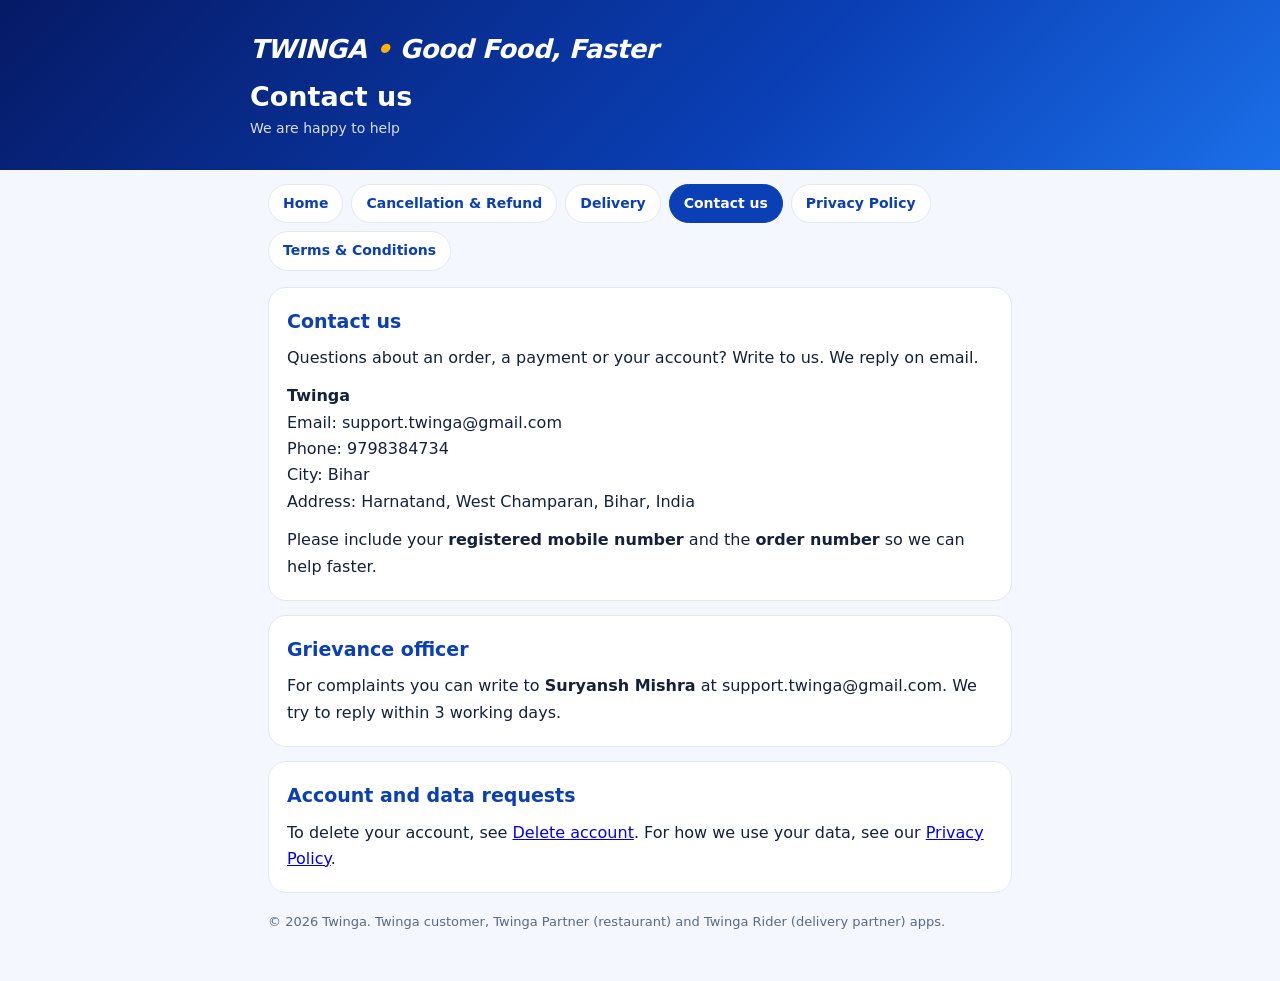
<file: admin/public/contact.html>
<!doctype html>
<html lang="en"><head><meta charset="utf-8"><meta name="viewport" content="width=device-width,initial-scale=1">
<title>Contact us | Twinga</title>
<meta name="robots" content="index,follow">
<link rel="stylesheet" href="legal.css">
</head><body>
<div id="warn"></div>
<header><div class="in"><div class="brand">TWINGA <b>&bull;</b> Good Food, Faster</div>
<h1>Contact us</h1><p>We are happy to help</p></div></header>
<nav><a href="home.html">Home</a><a href="refund-policy.html">Cancellation &amp; Refund</a><a href="delivery-policy.html">Delivery</a><a href="contact.html" class="on">Contact us</a><a href="privacy.html">Privacy Policy</a><a href="terms.html">Terms &amp; Conditions</a></nav>
<main>
<section><h2>Contact us</h2>
<p>Questions about an order, a payment or your account? Write to us. We reply on email.</p>
<p><b><span data-t="business"></span></b><br>Email: <span data-t="email"></span><br>Phone: <span data-t="phone"></span><br>City: <span data-t="city"></span><br>Address: <span data-t="address"></span></p>
<p>Please include your <b>registered mobile number</b> and the <b>order number</b> so we can help faster.</p></section>

<section><h2>Grievance officer</h2>
<p>For complaints you can write to <b><span data-t="grievanceName"></span></b> at <span data-t="email"></span>. We try to reply within 3 working days.</p></section>

<section><h2>Account and data requests</h2>
<p>To delete your account, see <a href="delete-account.html">Delete account</a>. For how we use your data, see our <a href="privacy.html">Privacy Policy</a>.</p></section>
</main>
<footer>&copy; 2026 <span data-t="business"></span>. Twinga customer, Twinga Partner (restaurant) and Twinga Rider (delivery partner) apps.</footer>
<script src="twinga-info.js"></script>
<script>
(function(){
  var t=window.TWINGA||{};
  document.querySelectorAll("[data-t]").forEach(function(el){
    var v=(t[el.getAttribute("data-t")]||"").trim();
    el.textContent=v||"(not set)";
  });
  var need=["email","city","grievanceName"].filter(function(k){return !(t[k]||"").trim();});
  if(need.length){var w=document.getElementById("warn");w.style.display="block";w.textContent="Setup incomplete: fill "+need.join(", ")+" in twinga-info.js";}
})();
</script>
</body></html>
</file>
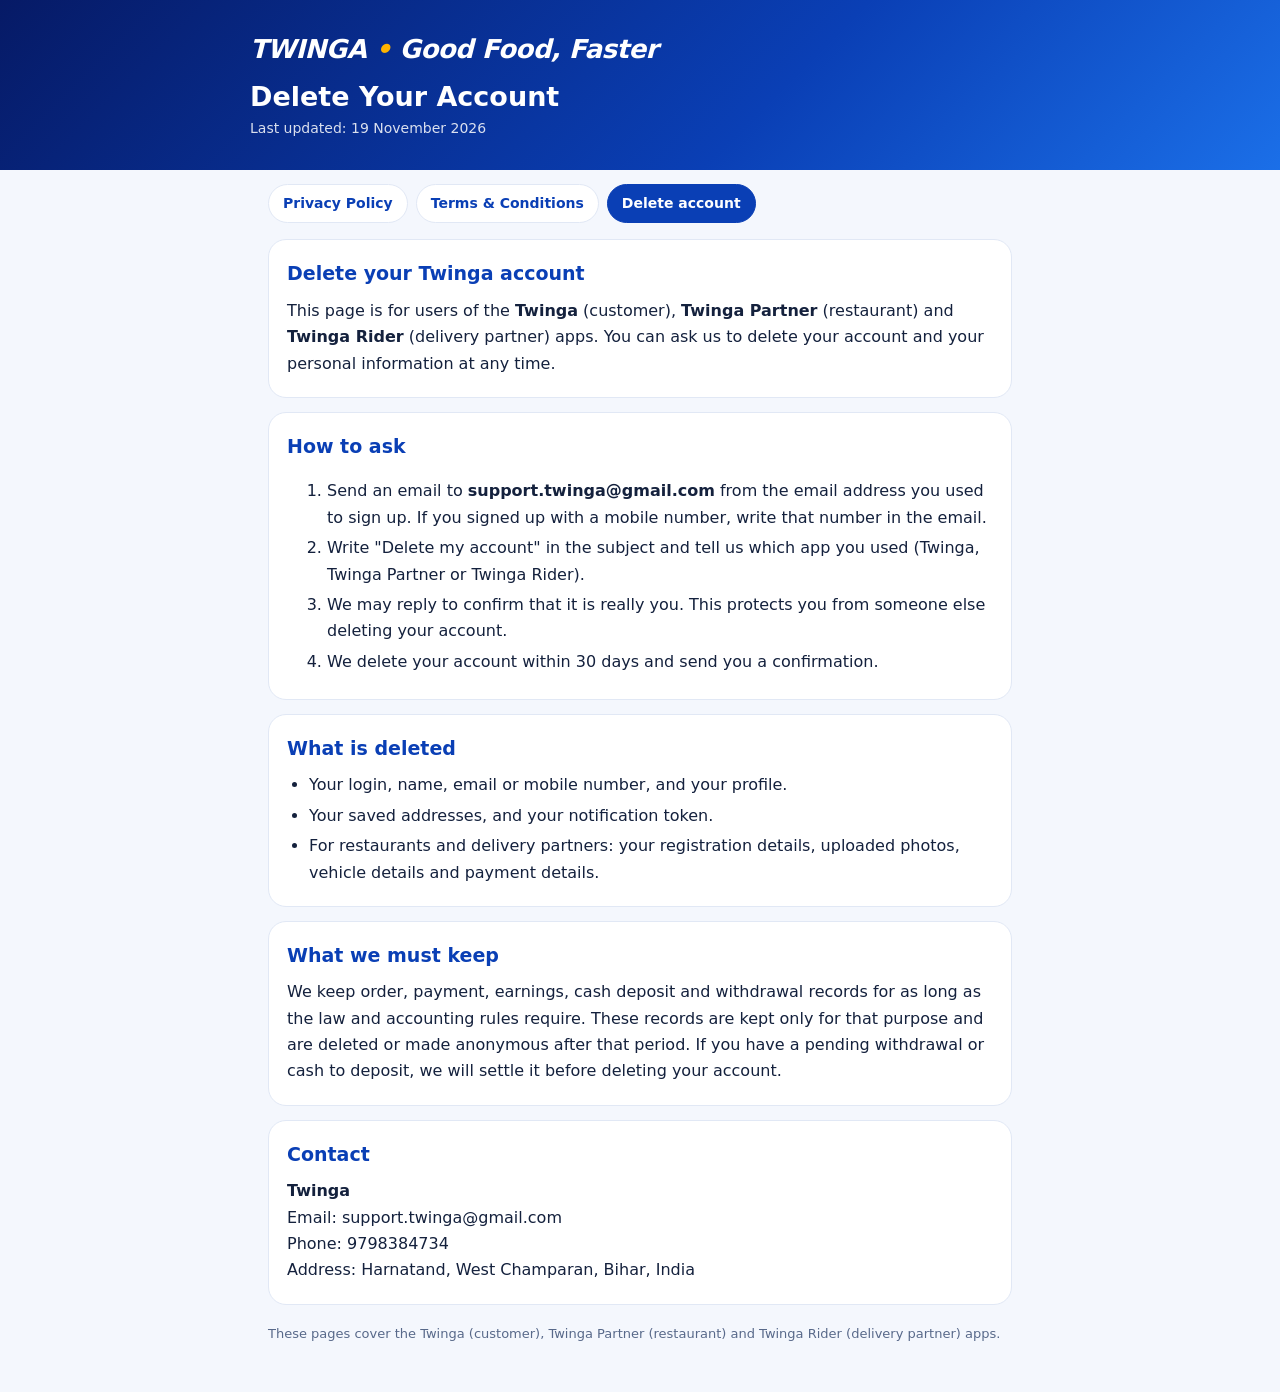
<file: admin/public/delete-account.html>
<!doctype html>
<html lang="en"><head><meta charset="utf-8"><meta name="viewport" content="width=device-width,initial-scale=1">
<title>Delete Your Account | Twinga</title>
<meta name="robots" content="index,follow">
<link rel="stylesheet" href="legal.css">
</head><body>
<div id="warn"></div>
<header><div class="in"><div class="brand">TWINGA <b>&bull;</b> Good Food, Faster</div>
<h1>Delete Your Account</h1><p>Last updated: 19 November 2026</p></div></header>
<nav><a href="privacy.html" class="">Privacy Policy</a><a href="terms.html" class="">Terms &amp; Conditions</a><a href="delete-account.html" class="on">Delete account</a></nav>
<main>

<section><h2>Delete your Twinga account</h2>
<p>This page is for users of the <b>Twinga</b> (customer), <b>Twinga Partner</b> (restaurant) and <b>Twinga Rider</b> (delivery partner) apps. You can ask us to delete your account and your personal information at any time.</p></section>

<section><h2>How to ask</h2>
<ol><li>Send an email to <b><span data-t="email"></span></b> from the email address you used to sign up. If you signed up with a mobile number, write that number in the email.</li><li>Write "Delete my account" in the subject and tell us which app you used (Twinga, Twinga Partner or Twinga Rider).</li><li>We may reply to confirm that it is really you. This protects you from someone else deleting your account.</li><li>We delete your account within 30 days and send you a confirmation.</li></ol></section>

<section><h2>What is deleted</h2>
<ul><li>Your login, name, email or mobile number, and your profile.</li><li>Your saved addresses, and your notification token.</li><li>For restaurants and delivery partners: your registration details, uploaded photos, vehicle details and payment details.</li></ul></section>

<section><h2>What we must keep</h2>
<p>We keep order, payment, earnings, cash deposit and withdrawal records for as long as the law and accounting rules require. These records are kept only for that purpose and are deleted or made anonymous after that period. If you have a pending withdrawal or cash to deposit, we will settle it before deleting your account.</p></section>

<section><h2>Contact</h2>
<p><b><span data-t="business"></span></b><br>Email: <span data-t="email"></span><br>Phone: <span data-t="phone"></span><br>Address: <span data-t="address"></span></p></section>
</main>
<footer>These pages cover the Twinga (customer), Twinga Partner (restaurant) and Twinga Rider (delivery partner) apps.</footer>
<script src="twinga-info.js"></script>
<script>
(function(){
  var t=window.TWINGA||{};
  document.querySelectorAll("[data-t]").forEach(function(el){
    var v=(t[el.getAttribute("data-t")]||"").trim();
    el.textContent=v||"(not set)";
  });
  var need=["email","city","grievanceName"].filter(function(k){return !(t[k]||"").trim();});
  if(need.length){var w=document.getElementById("warn");w.style.display="block";w.textContent="Setup incomplete: fill "+need.join(", ")+" in twinga-info.js";}
})();
</script>
</body></html>
</file>
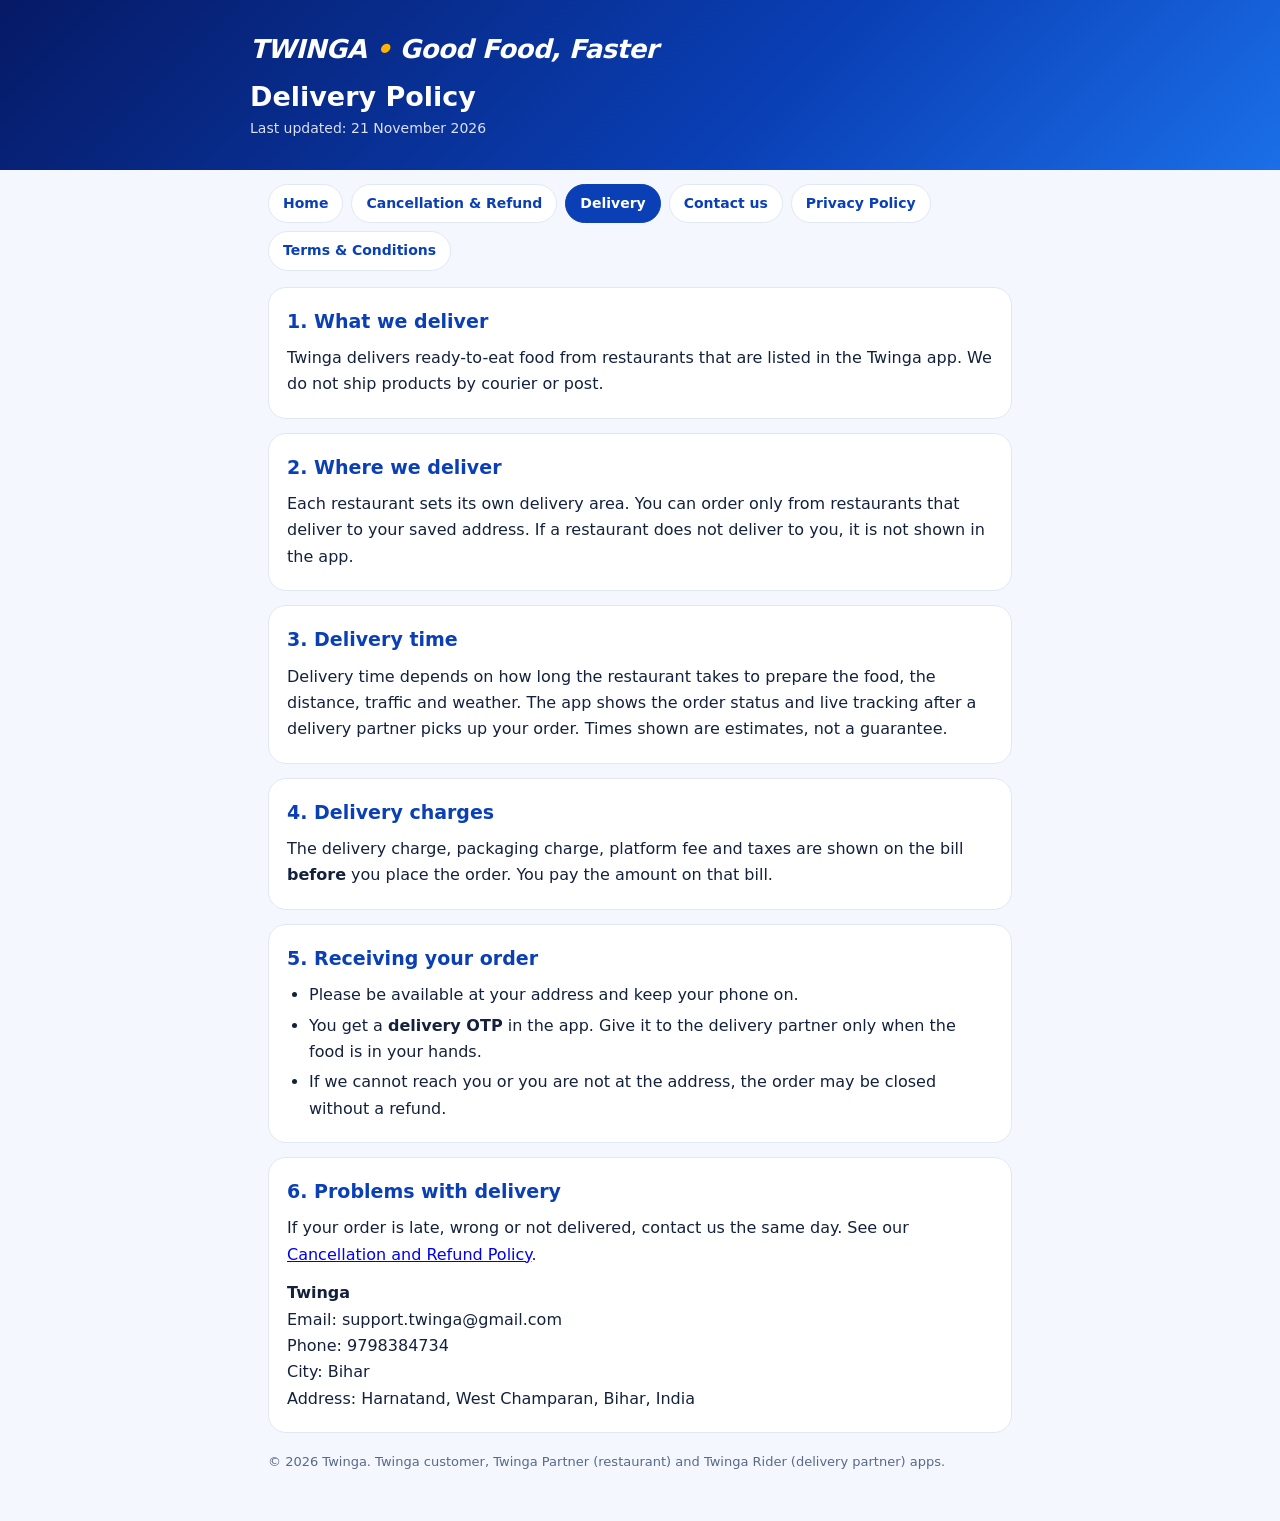
<file: admin/public/delivery-policy.html>
<!doctype html>
<html lang="en"><head><meta charset="utf-8"><meta name="viewport" content="width=device-width,initial-scale=1">
<title>Delivery Policy | Twinga</title>
<meta name="robots" content="index,follow">
<link rel="stylesheet" href="legal.css">
</head><body>
<div id="warn"></div>
<header><div class="in"><div class="brand">TWINGA <b>&bull;</b> Good Food, Faster</div>
<h1>Delivery Policy</h1><p>Last updated: 21 November 2026</p></div></header>
<nav><a href="home.html">Home</a><a href="refund-policy.html">Cancellation &amp; Refund</a><a href="delivery-policy.html" class="on">Delivery</a><a href="contact.html">Contact us</a><a href="privacy.html">Privacy Policy</a><a href="terms.html">Terms &amp; Conditions</a></nav>
<main>
<section><h2>1. What we deliver</h2>
<p>Twinga delivers ready-to-eat food from restaurants that are listed in the Twinga app. We do not ship products by courier or post.</p></section>

<section><h2>2. Where we deliver</h2>
<p>Each restaurant sets its own delivery area. You can order only from restaurants that deliver to your saved address. If a restaurant does not deliver to you, it is not shown in the app.</p></section>

<section><h2>3. Delivery time</h2>
<p>Delivery time depends on how long the restaurant takes to prepare the food, the distance, traffic and weather. The app shows the order status and live tracking after a delivery partner picks up your order. Times shown are estimates, not a guarantee.</p></section>

<section><h2>4. Delivery charges</h2>
<p>The delivery charge, packaging charge, platform fee and taxes are shown on the bill <b>before</b> you place the order. You pay the amount on that bill.</p></section>

<section><h2>5. Receiving your order</h2>
<ul><li>Please be available at your address and keep your phone on.</li><li>You get a <b>delivery OTP</b> in the app. Give it to the delivery partner only when the food is in your hands.</li><li>If we cannot reach you or you are not at the address, the order may be closed without a refund.</li></ul></section>

<section><h2>6. Problems with delivery</h2>
<p>If your order is late, wrong or not delivered, contact us the same day. See our <a href="refund-policy.html">Cancellation and Refund Policy</a>.</p>
<p><b><span data-t="business"></span></b><br>Email: <span data-t="email"></span><br>Phone: <span data-t="phone"></span><br>City: <span data-t="city"></span><br>Address: <span data-t="address"></span></p></section>
</main>
<footer>&copy; 2026 <span data-t="business"></span>. Twinga customer, Twinga Partner (restaurant) and Twinga Rider (delivery partner) apps.</footer>
<script src="twinga-info.js"></script>
<script>
(function(){
  var t=window.TWINGA||{};
  document.querySelectorAll("[data-t]").forEach(function(el){
    var v=(t[el.getAttribute("data-t")]||"").trim();
    el.textContent=v||"(not set)";
  });
  var need=["email","city","grievanceName"].filter(function(k){return !(t[k]||"").trim();});
  if(need.length){var w=document.getElementById("warn");w.style.display="block";w.textContent="Setup incomplete: fill "+need.join(", ")+" in twinga-info.js";}
})();
</script>
</body></html>
</file>
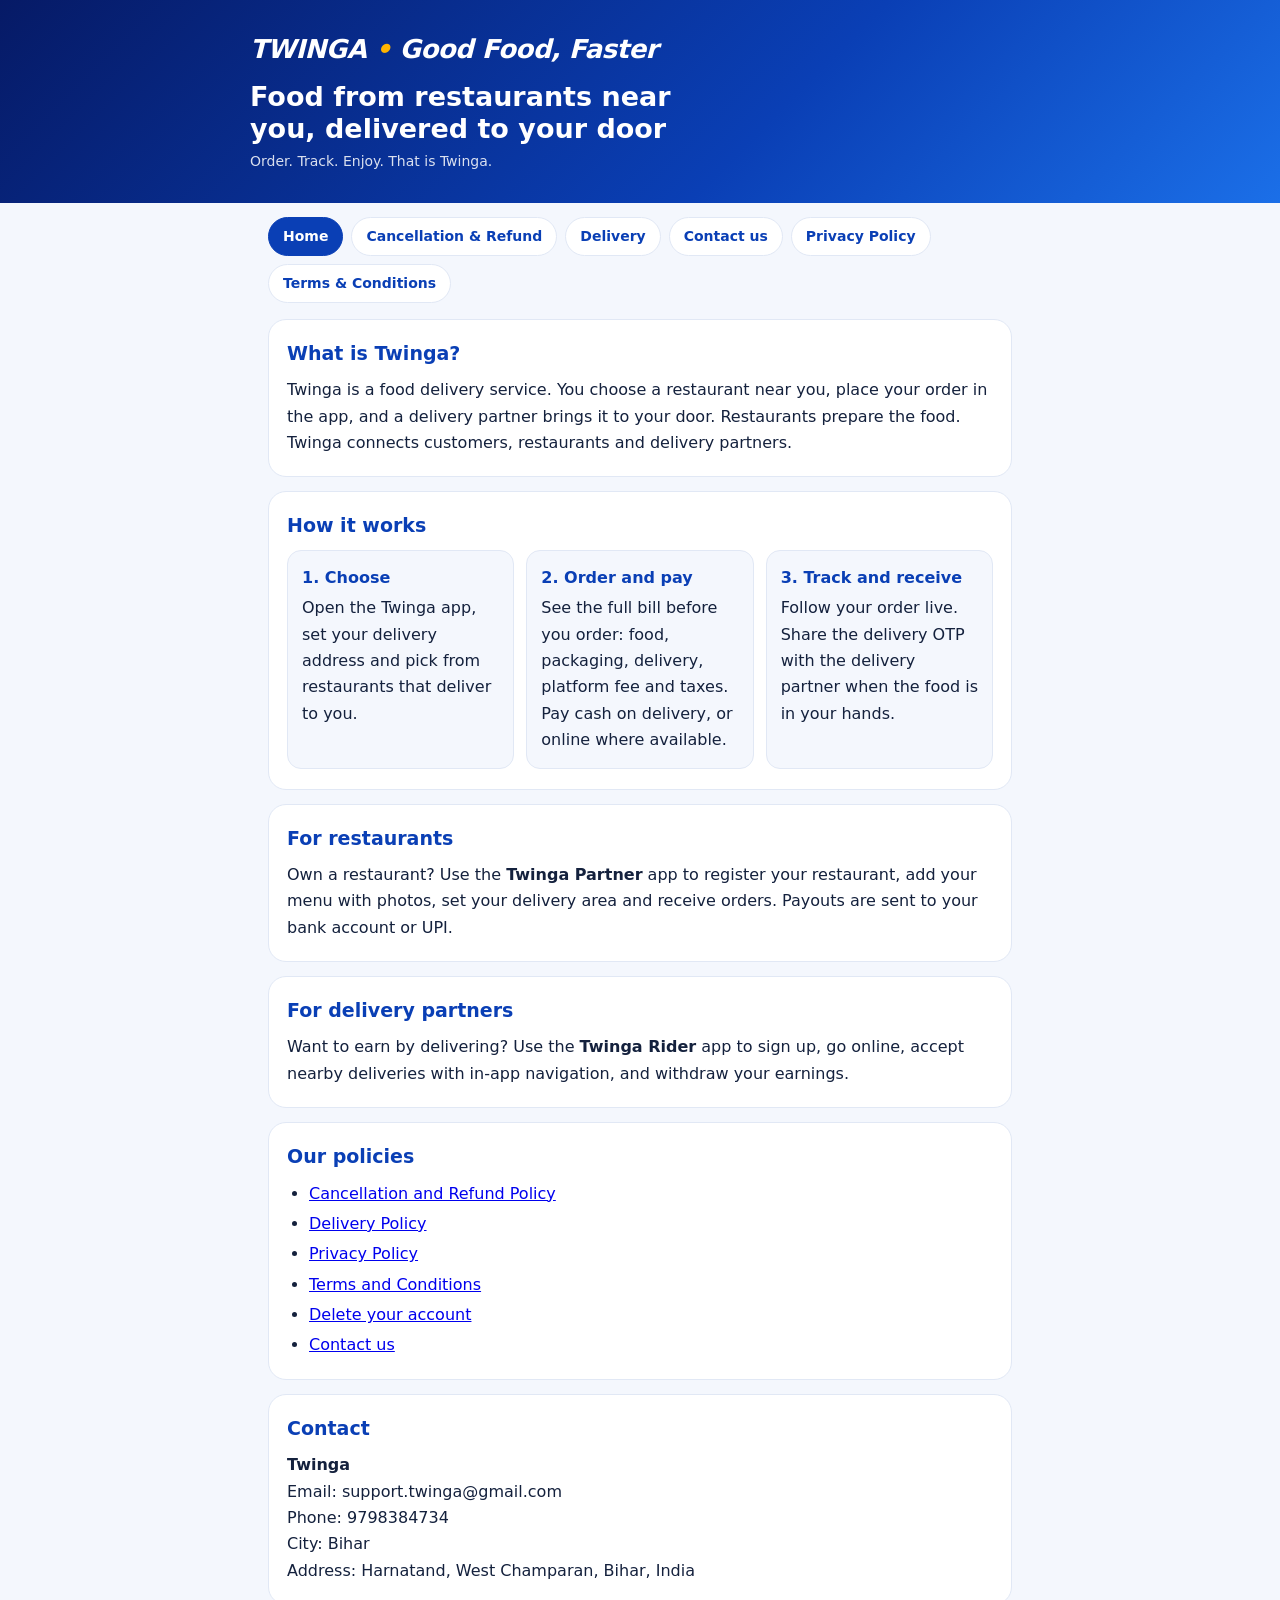
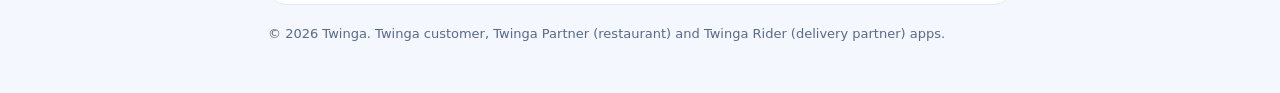
<file: admin/public/home.html>
<!doctype html>
<html lang="en"><head><meta charset="utf-8"><meta name="viewport" content="width=device-width,initial-scale=1">
<title>Twinga | Twinga</title>
<meta name="robots" content="index,follow">
<link rel="stylesheet" href="legal.css">
</head><body>
<div id="warn"></div>
<header><div class="in"><div class="brand">TWINGA <b>&bull;</b> Good Food, Faster</div>
<h1>Food from restaurants near you, delivered to your door</h1><p class="big">Order. Track. Enjoy. That is Twinga.</p></div></header>
<nav><a href="home.html" class="on">Home</a><a href="refund-policy.html">Cancellation &amp; Refund</a><a href="delivery-policy.html">Delivery</a><a href="contact.html">Contact us</a><a href="privacy.html">Privacy Policy</a><a href="terms.html">Terms &amp; Conditions</a></nav>
<main>
<section><h2>What is Twinga?</h2>
<p>Twinga is a food delivery service. You choose a restaurant near you, place your order in the app, and a delivery partner brings it to your door. Restaurants prepare the food. Twinga connects customers, restaurants and delivery partners.</p></section>

<section><h2>How it works</h2>
<div class="grid3">
<div class="step"><b>1. Choose</b>Open the Twinga app, set your delivery address and pick from restaurants that deliver to you.</div>
<div class="step"><b>2. Order and pay</b>See the full bill before you order: food, packaging, delivery, platform fee and taxes. Pay cash on delivery, or online where available.</div>
<div class="step"><b>3. Track and receive</b>Follow your order live. Share the delivery OTP with the delivery partner when the food is in your hands.</div>
</div></section>

<section><h2>For restaurants</h2>
<p>Own a restaurant? Use the <b>Twinga Partner</b> app to register your restaurant, add your menu with photos, set your delivery area and receive orders. Payouts are sent to your bank account or UPI.</p></section>

<section><h2>For delivery partners</h2>
<p>Want to earn by delivering? Use the <b>Twinga Rider</b> app to sign up, go online, accept nearby deliveries with in-app navigation, and withdraw your earnings.</p></section>

<section><h2>Our policies</h2>
<ul><li><a href="refund-policy.html">Cancellation and Refund Policy</a></li><li><a href="delivery-policy.html">Delivery Policy</a></li><li><a href="privacy.html">Privacy Policy</a></li><li><a href="terms.html">Terms and Conditions</a></li><li><a href="delete-account.html">Delete your account</a></li><li><a href="contact.html">Contact us</a></li></ul></section>

<section><h2>Contact</h2>
<p><b><span data-t="business"></span></b><br>Email: <span data-t="email"></span><br>Phone: <span data-t="phone"></span><br>City: <span data-t="city"></span><br>Address: <span data-t="address"></span></p></section>
</main>
<footer>&copy; 2026 <span data-t="business"></span>. Twinga customer, Twinga Partner (restaurant) and Twinga Rider (delivery partner) apps.</footer>
<script src="twinga-info.js"></script>
<script>
(function(){
  var t=window.TWINGA||{};
  document.querySelectorAll("[data-t]").forEach(function(el){
    var v=(t[el.getAttribute("data-t")]||"").trim();
    el.textContent=v||"(not set)";
  });
  var need=["email","city","grievanceName"].filter(function(k){return !(t[k]||"").trim();});
  if(need.length){var w=document.getElementById("warn");w.style.display="block";w.textContent="Setup incomplete: fill "+need.join(", ")+" in twinga-info.js";}
})();
</script>
</body></html>
</file>
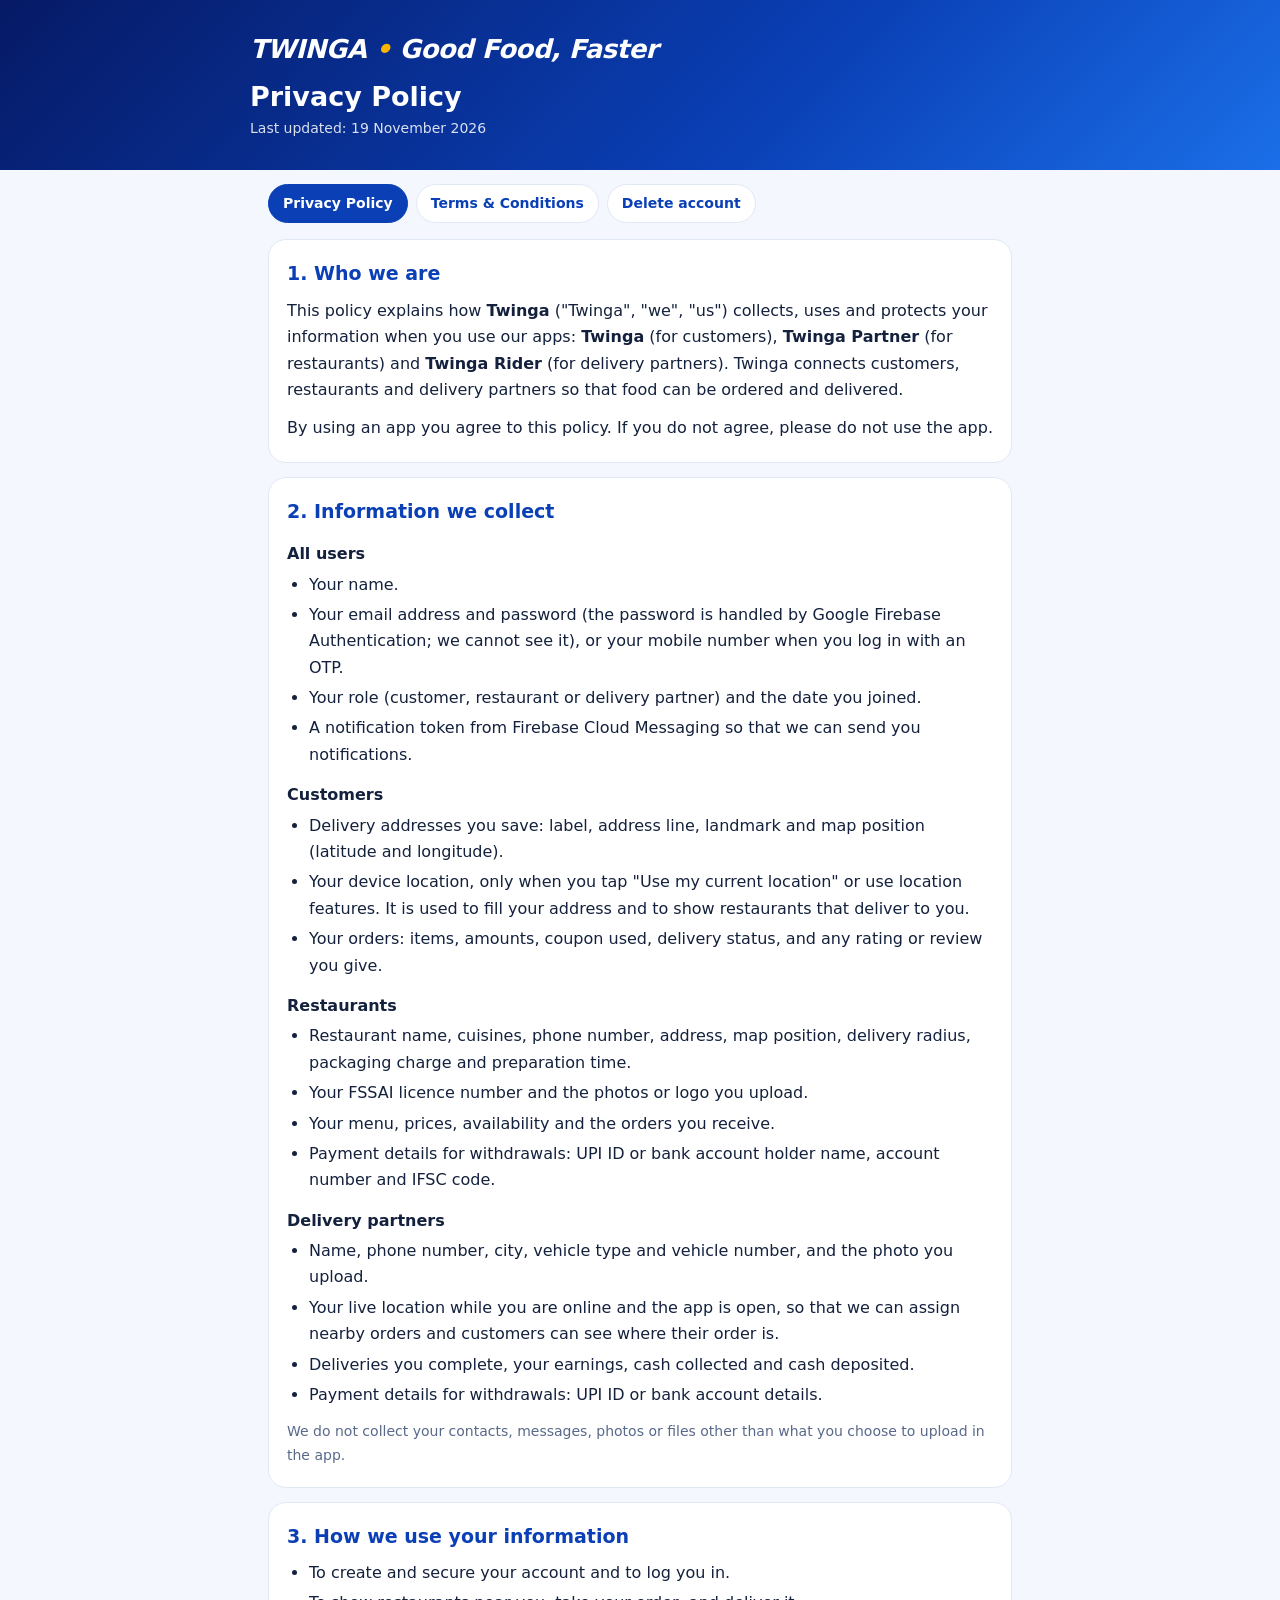
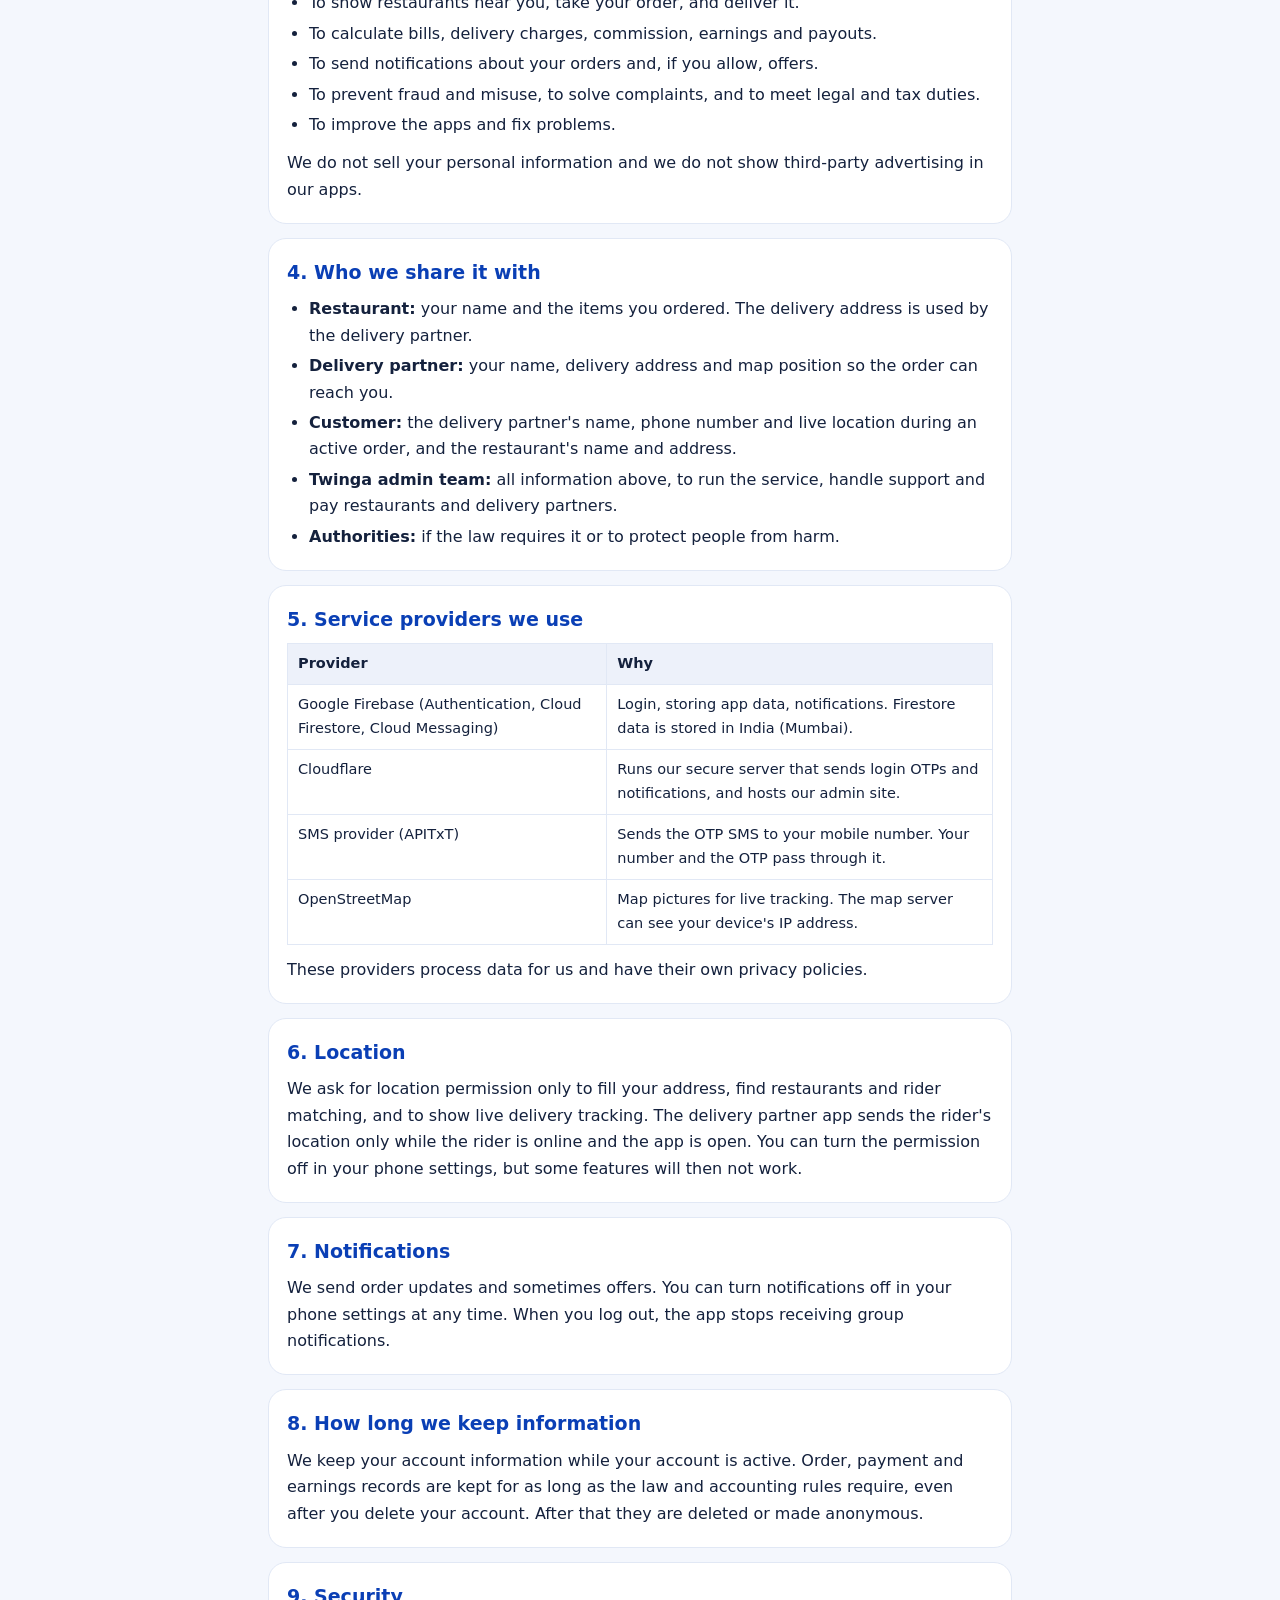
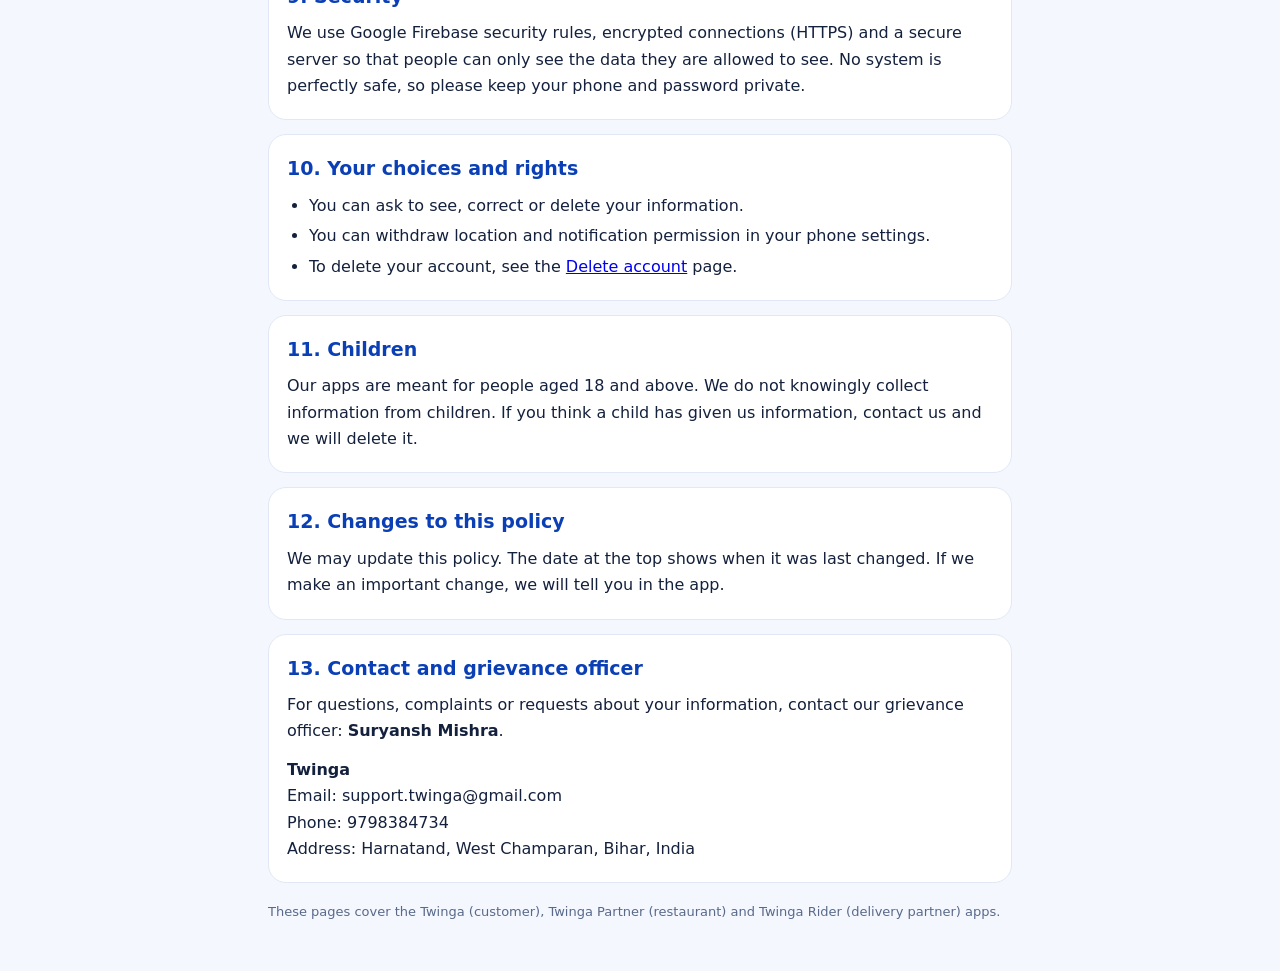
<file: admin/public/privacy.html>
<!doctype html>
<html lang="en"><head><meta charset="utf-8"><meta name="viewport" content="width=device-width,initial-scale=1">
<title>Privacy Policy | Twinga</title>
<meta name="robots" content="index,follow">
<link rel="stylesheet" href="legal.css">
</head><body>
<div id="warn"></div>
<header><div class="in"><div class="brand">TWINGA <b>&bull;</b> Good Food, Faster</div>
<h1>Privacy Policy</h1><p>Last updated: 19 November 2026</p></div></header>
<nav><a href="privacy.html" class="on">Privacy Policy</a><a href="terms.html" class="">Terms &amp; Conditions</a><a href="delete-account.html" class="">Delete account</a></nav>
<main>

<section><h2>1. Who we are</h2>
<p>This policy explains how <b><span data-t="business"></span></b> ("Twinga", "we", "us") collects, uses and protects your information when you use our apps: <b>Twinga</b> (for customers), <b>Twinga Partner</b> (for restaurants) and <b>Twinga Rider</b> (for delivery partners). Twinga connects customers, restaurants and delivery partners so that food can be ordered and delivered.</p>
<p>By using an app you agree to this policy. If you do not agree, please do not use the app.</p></section>

<section><h2>2. Information we collect</h2>
<h3>All users</h3>
<ul><li>Your name.</li><li>Your email address and password (the password is handled by Google Firebase Authentication; we cannot see it), or your mobile number when you log in with an OTP.</li><li>Your role (customer, restaurant or delivery partner) and the date you joined.</li><li>A notification token from Firebase Cloud Messaging so that we can send you notifications.</li></ul>
<h3>Customers</h3>
<ul><li>Delivery addresses you save: label, address line, landmark and map position (latitude and longitude).</li><li>Your device location, only when you tap "Use my current location" or use location features. It is used to fill your address and to show restaurants that deliver to you.</li><li>Your orders: items, amounts, coupon used, delivery status, and any rating or review you give.</li></ul>
<h3>Restaurants</h3>
<ul><li>Restaurant name, cuisines, phone number, address, map position, delivery radius, packaging charge and preparation time.</li><li>Your FSSAI licence number and the photos or logo you upload.</li><li>Your menu, prices, availability and the orders you receive.</li><li>Payment details for withdrawals: UPI ID or bank account holder name, account number and IFSC code.</li></ul>
<h3>Delivery partners</h3>
<ul><li>Name, phone number, city, vehicle type and vehicle number, and the photo you upload.</li><li>Your live location while you are online and the app is open, so that we can assign nearby orders and customers can see where their order is.</li><li>Deliveries you complete, your earnings, cash collected and cash deposited.</li><li>Payment details for withdrawals: UPI ID or bank account details.</li></ul>
<p class="muted">We do not collect your contacts, messages, photos or files other than what you choose to upload in the app.</p></section>

<section><h2>3. How we use your information</h2>
<ul><li>To create and secure your account and to log you in.</li><li>To show restaurants near you, take your order, and deliver it.</li><li>To calculate bills, delivery charges, commission, earnings and payouts.</li><li>To send notifications about your orders and, if you allow, offers.</li><li>To prevent fraud and misuse, to solve complaints, and to meet legal and tax duties.</li><li>To improve the apps and fix problems.</li></ul>
<p>We do not sell your personal information and we do not show third-party advertising in our apps.</p></section>

<section><h2>4. Who we share it with</h2>
<ul><li><b>Restaurant:</b> your name and the items you ordered. The delivery address is used by the delivery partner.</li><li><b>Delivery partner:</b> your name, delivery address and map position so the order can reach you.</li><li><b>Customer:</b> the delivery partner's name, phone number and live location during an active order, and the restaurant's name and address.</li><li><b>Twinga admin team:</b> all information above, to run the service, handle support and pay restaurants and delivery partners.</li><li><b>Authorities:</b> if the law requires it or to protect people from harm.</li></ul></section>

<section><h2>5. Service providers we use</h2>
<table><tr><th>Provider</th><th>Why</th></tr>
<tr><td>Google Firebase (Authentication, Cloud Firestore, Cloud Messaging)</td><td>Login, storing app data, notifications. Firestore data is stored in India (Mumbai).</td></tr>
<tr><td>Cloudflare</td><td>Runs our secure server that sends login OTPs and notifications, and hosts our admin site.</td></tr>
<tr><td>SMS provider (APITxT)</td><td>Sends the OTP SMS to your mobile number. Your number and the OTP pass through it.</td></tr>
<tr><td>OpenStreetMap</td><td>Map pictures for live tracking. The map server can see your device's IP address.</td></tr></table>
<p>These providers process data for us and have their own privacy policies.</p></section>

<section><h2>6. Location</h2>
<p>We ask for location permission only to fill your address, find restaurants and rider matching, and to show live delivery tracking. The delivery partner app sends the rider's location only while the rider is online and the app is open. You can turn the permission off in your phone settings, but some features will then not work.</p></section>

<section><h2>7. Notifications</h2>
<p>We send order updates and sometimes offers. You can turn notifications off in your phone settings at any time. When you log out, the app stops receiving group notifications.</p></section>

<section><h2>8. How long we keep information</h2>
<p>We keep your account information while your account is active. Order, payment and earnings records are kept for as long as the law and accounting rules require, even after you delete your account. After that they are deleted or made anonymous.</p></section>

<section><h2>9. Security</h2>
<p>We use Google Firebase security rules, encrypted connections (HTTPS) and a secure server so that people can only see the data they are allowed to see. No system is perfectly safe, so please keep your phone and password private.</p></section>

<section><h2>10. Your choices and rights</h2>
<ul><li>You can ask to see, correct or delete your information.</li><li>You can withdraw location and notification permission in your phone settings.</li><li>To delete your account, see the <a href="delete-account.html">Delete account</a> page.</li></ul></section>

<section><h2>11. Children</h2>
<p>Our apps are meant for people aged 18 and above. We do not knowingly collect information from children. If you think a child has given us information, contact us and we will delete it.</p></section>

<section><h2>12. Changes to this policy</h2>
<p>We may update this policy. The date at the top shows when it was last changed. If we make an important change, we will tell you in the app.</p></section>

<section><h2>13. Contact and grievance officer</h2>
<p>For questions, complaints or requests about your information, contact our grievance officer: <b><span data-t="grievanceName"></span></b>.</p>
<p><b><span data-t="business"></span></b><br>Email: <span data-t="email"></span><br>Phone: <span data-t="phone"></span><br>Address: <span data-t="address"></span></p></section>
</main>
<footer>These pages cover the Twinga (customer), Twinga Partner (restaurant) and Twinga Rider (delivery partner) apps.</footer>
<script src="twinga-info.js"></script>
<script>
(function(){
  var t=window.TWINGA||{};
  document.querySelectorAll("[data-t]").forEach(function(el){
    var v=(t[el.getAttribute("data-t")]||"").trim();
    el.textContent=v||"(not set)";
  });
  var need=["email","city","grievanceName"].filter(function(k){return !(t[k]||"").trim();});
  if(need.length){var w=document.getElementById("warn");w.style.display="block";w.textContent="Setup incomplete: fill "+need.join(", ")+" in twinga-info.js";}
})();
</script>
</body></html>
</file>
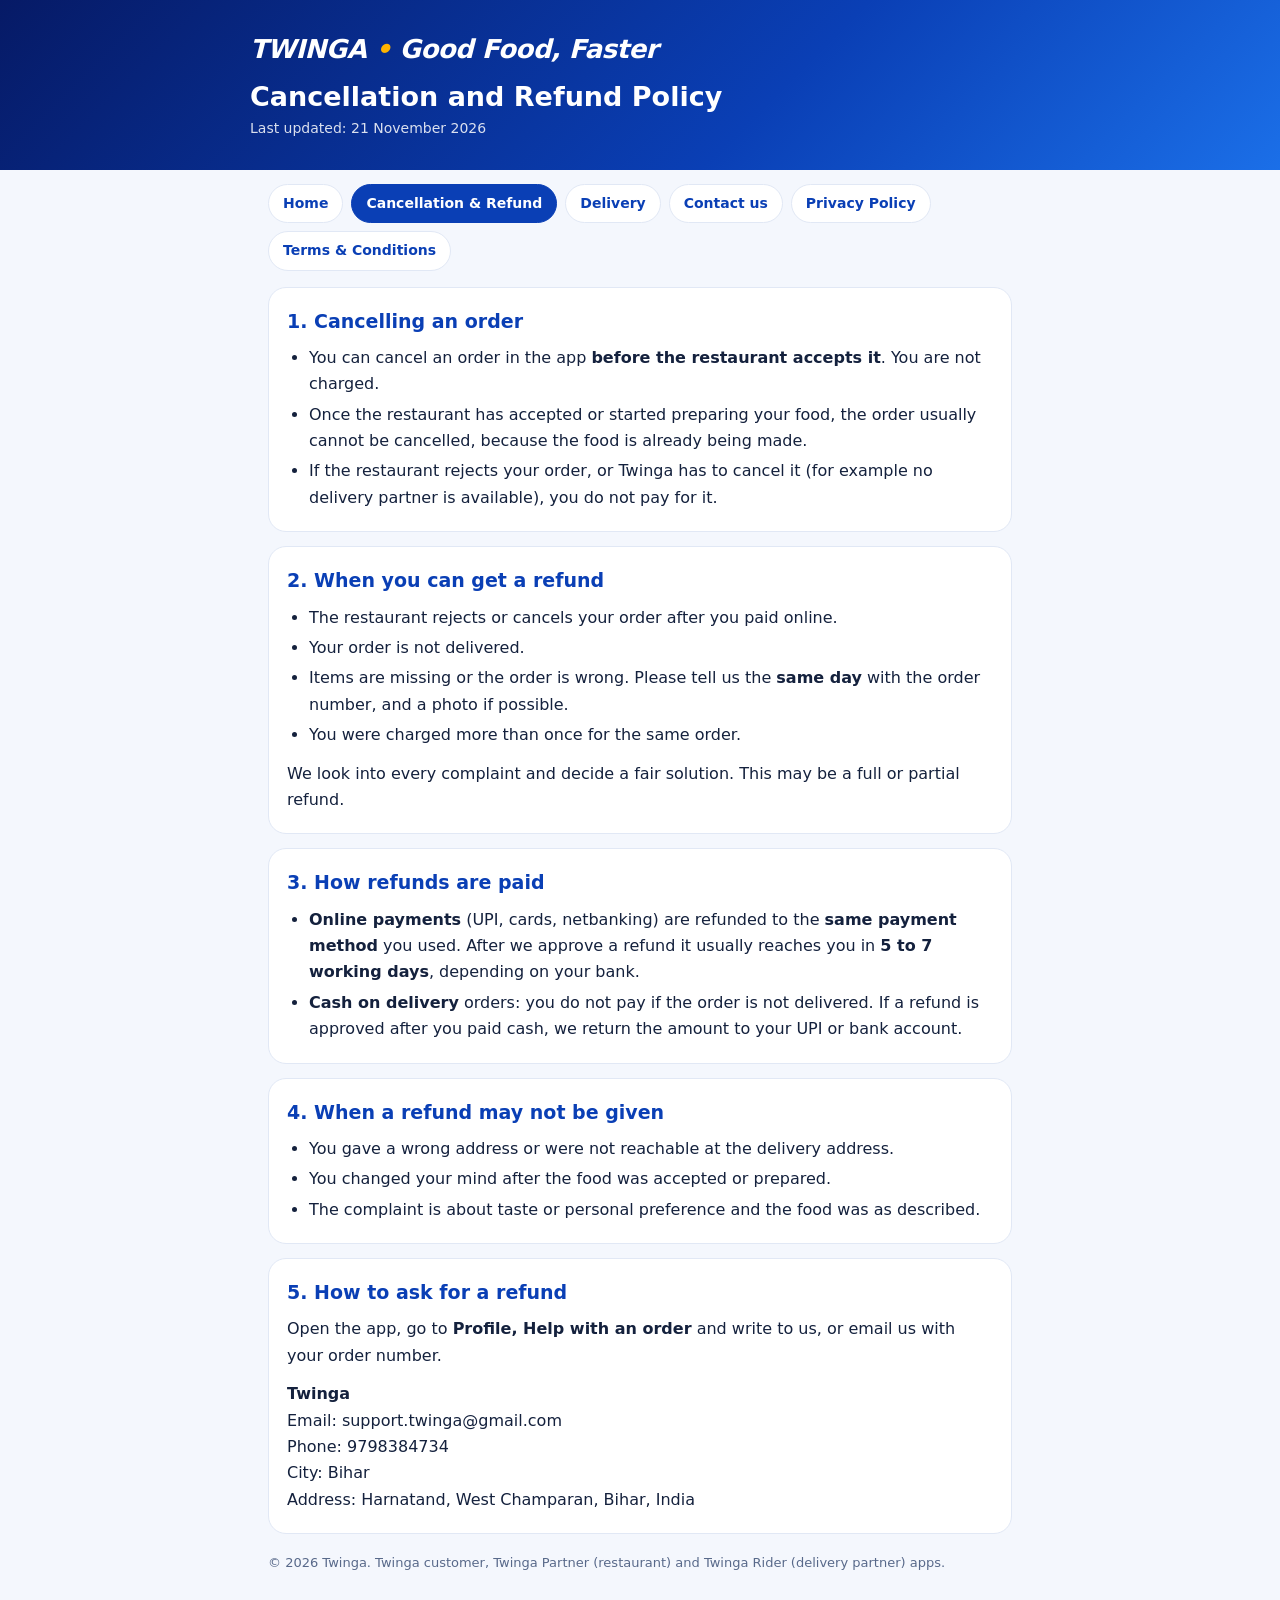
<file: admin/public/refund-policy.html>
<!doctype html>
<html lang="en"><head><meta charset="utf-8"><meta name="viewport" content="width=device-width,initial-scale=1">
<title>Cancellation and Refund Policy | Twinga</title>
<meta name="robots" content="index,follow">
<link rel="stylesheet" href="legal.css">
</head><body>
<div id="warn"></div>
<header><div class="in"><div class="brand">TWINGA <b>&bull;</b> Good Food, Faster</div>
<h1>Cancellation and Refund Policy</h1><p>Last updated: 21 November 2026</p></div></header>
<nav><a href="home.html">Home</a><a href="refund-policy.html" class="on">Cancellation &amp; Refund</a><a href="delivery-policy.html">Delivery</a><a href="contact.html">Contact us</a><a href="privacy.html">Privacy Policy</a><a href="terms.html">Terms &amp; Conditions</a></nav>
<main>
<section><h2>1. Cancelling an order</h2>
<ul><li>You can cancel an order in the app <b>before the restaurant accepts it</b>. You are not charged.</li><li>Once the restaurant has accepted or started preparing your food, the order usually cannot be cancelled, because the food is already being made.</li><li>If the restaurant rejects your order, or Twinga has to cancel it (for example no delivery partner is available), you do not pay for it.</li></ul></section>

<section><h2>2. When you can get a refund</h2>
<ul><li>The restaurant rejects or cancels your order after you paid online.</li><li>Your order is not delivered.</li><li>Items are missing or the order is wrong. Please tell us the <b>same day</b> with the order number, and a photo if possible.</li><li>You were charged more than once for the same order.</li></ul>
<p>We look into every complaint and decide a fair solution. This may be a full or partial refund.</p></section>

<section><h2>3. How refunds are paid</h2>
<ul><li><b>Online payments</b> (UPI, cards, netbanking) are refunded to the <b>same payment method</b> you used. After we approve a refund it usually reaches you in <b>5 to 7 working days</b>, depending on your bank.</li><li><b>Cash on delivery</b> orders: you do not pay if the order is not delivered. If a refund is approved after you paid cash, we return the amount to your UPI or bank account.</li></ul></section>

<section><h2>4. When a refund may not be given</h2>
<ul><li>You gave a wrong address or were not reachable at the delivery address.</li><li>You changed your mind after the food was accepted or prepared.</li><li>The complaint is about taste or personal preference and the food was as described.</li></ul></section>

<section><h2>5. How to ask for a refund</h2>
<p>Open the app, go to <b>Profile, Help with an order</b> and write to us, or email us with your order number.</p>
<p><b><span data-t="business"></span></b><br>Email: <span data-t="email"></span><br>Phone: <span data-t="phone"></span><br>City: <span data-t="city"></span><br>Address: <span data-t="address"></span></p></section>
</main>
<footer>&copy; 2026 <span data-t="business"></span>. Twinga customer, Twinga Partner (restaurant) and Twinga Rider (delivery partner) apps.</footer>
<script src="twinga-info.js"></script>
<script>
(function(){
  var t=window.TWINGA||{};
  document.querySelectorAll("[data-t]").forEach(function(el){
    var v=(t[el.getAttribute("data-t")]||"").trim();
    el.textContent=v||"(not set)";
  });
  var need=["email","city","grievanceName"].filter(function(k){return !(t[k]||"").trim();});
  if(need.length){var w=document.getElementById("warn");w.style.display="block";w.textContent="Setup incomplete: fill "+need.join(", ")+" in twinga-info.js";}
})();
</script>
</body></html>
</file>
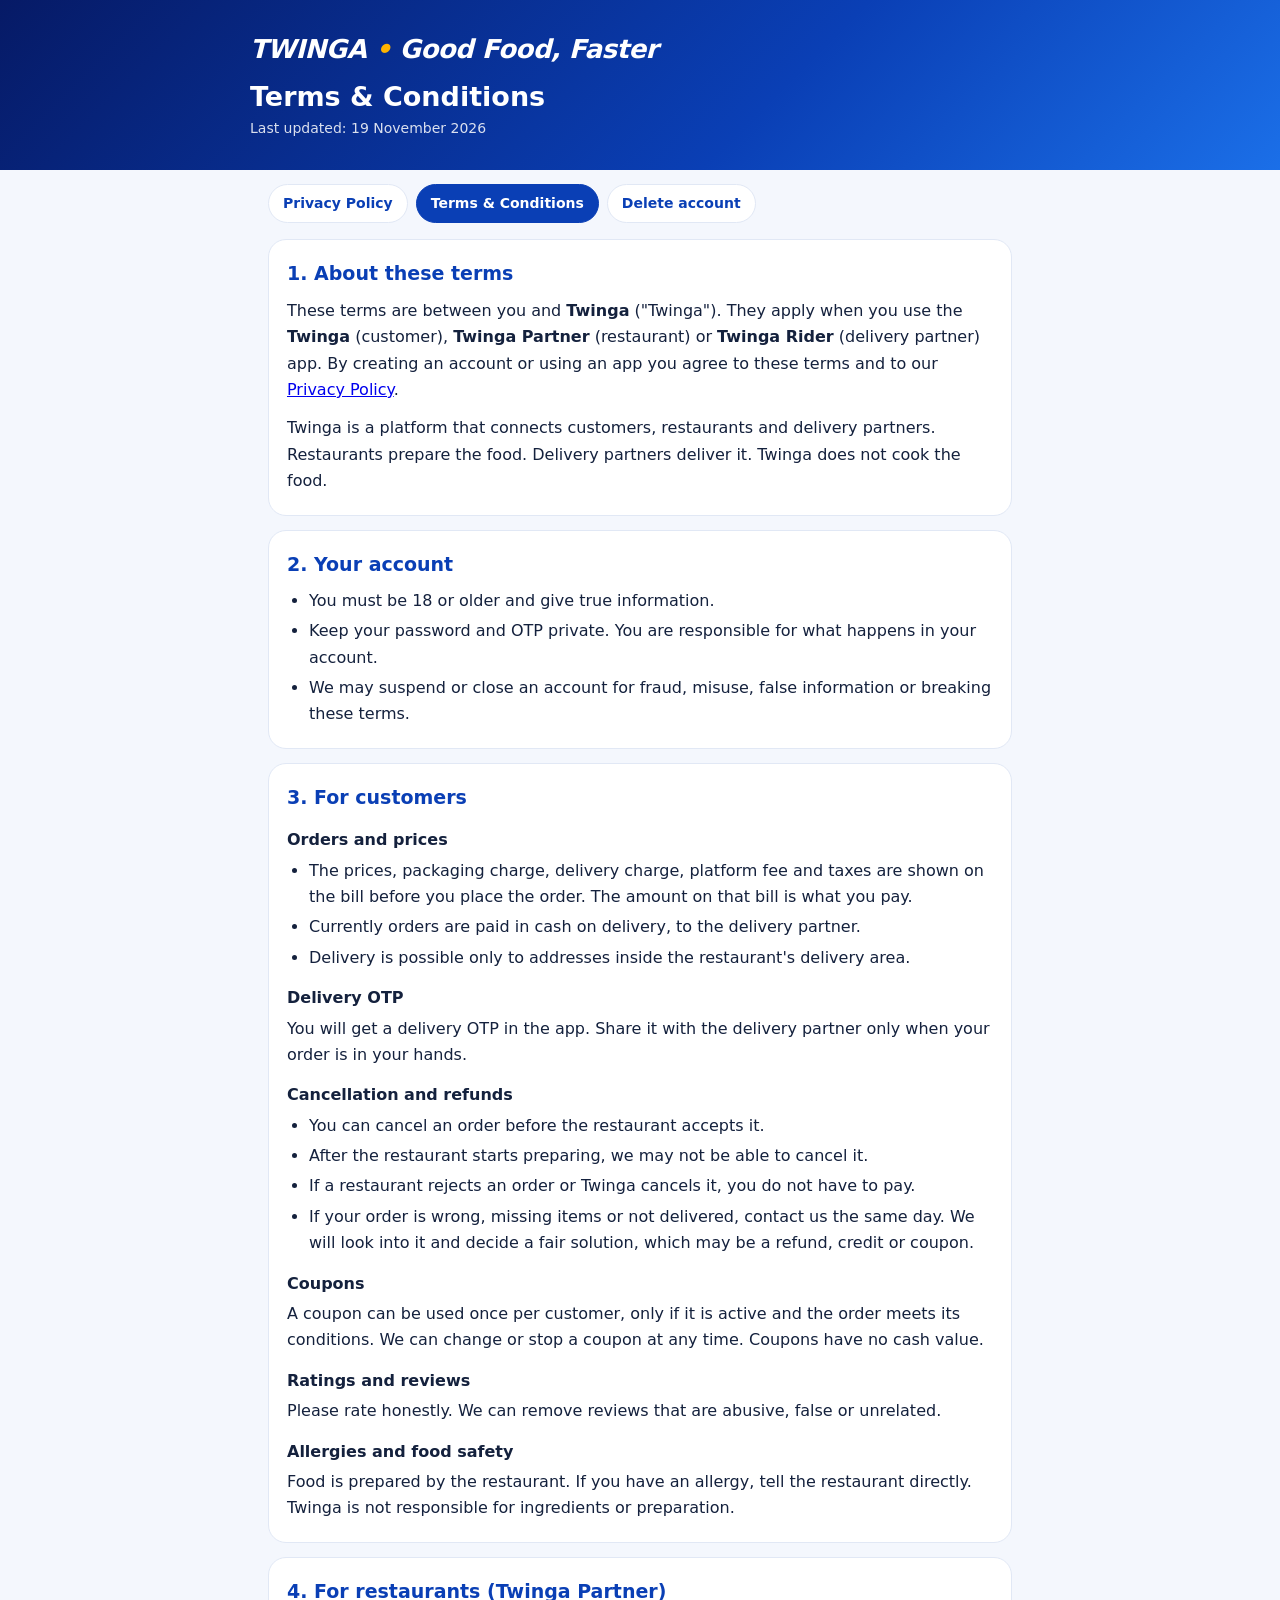
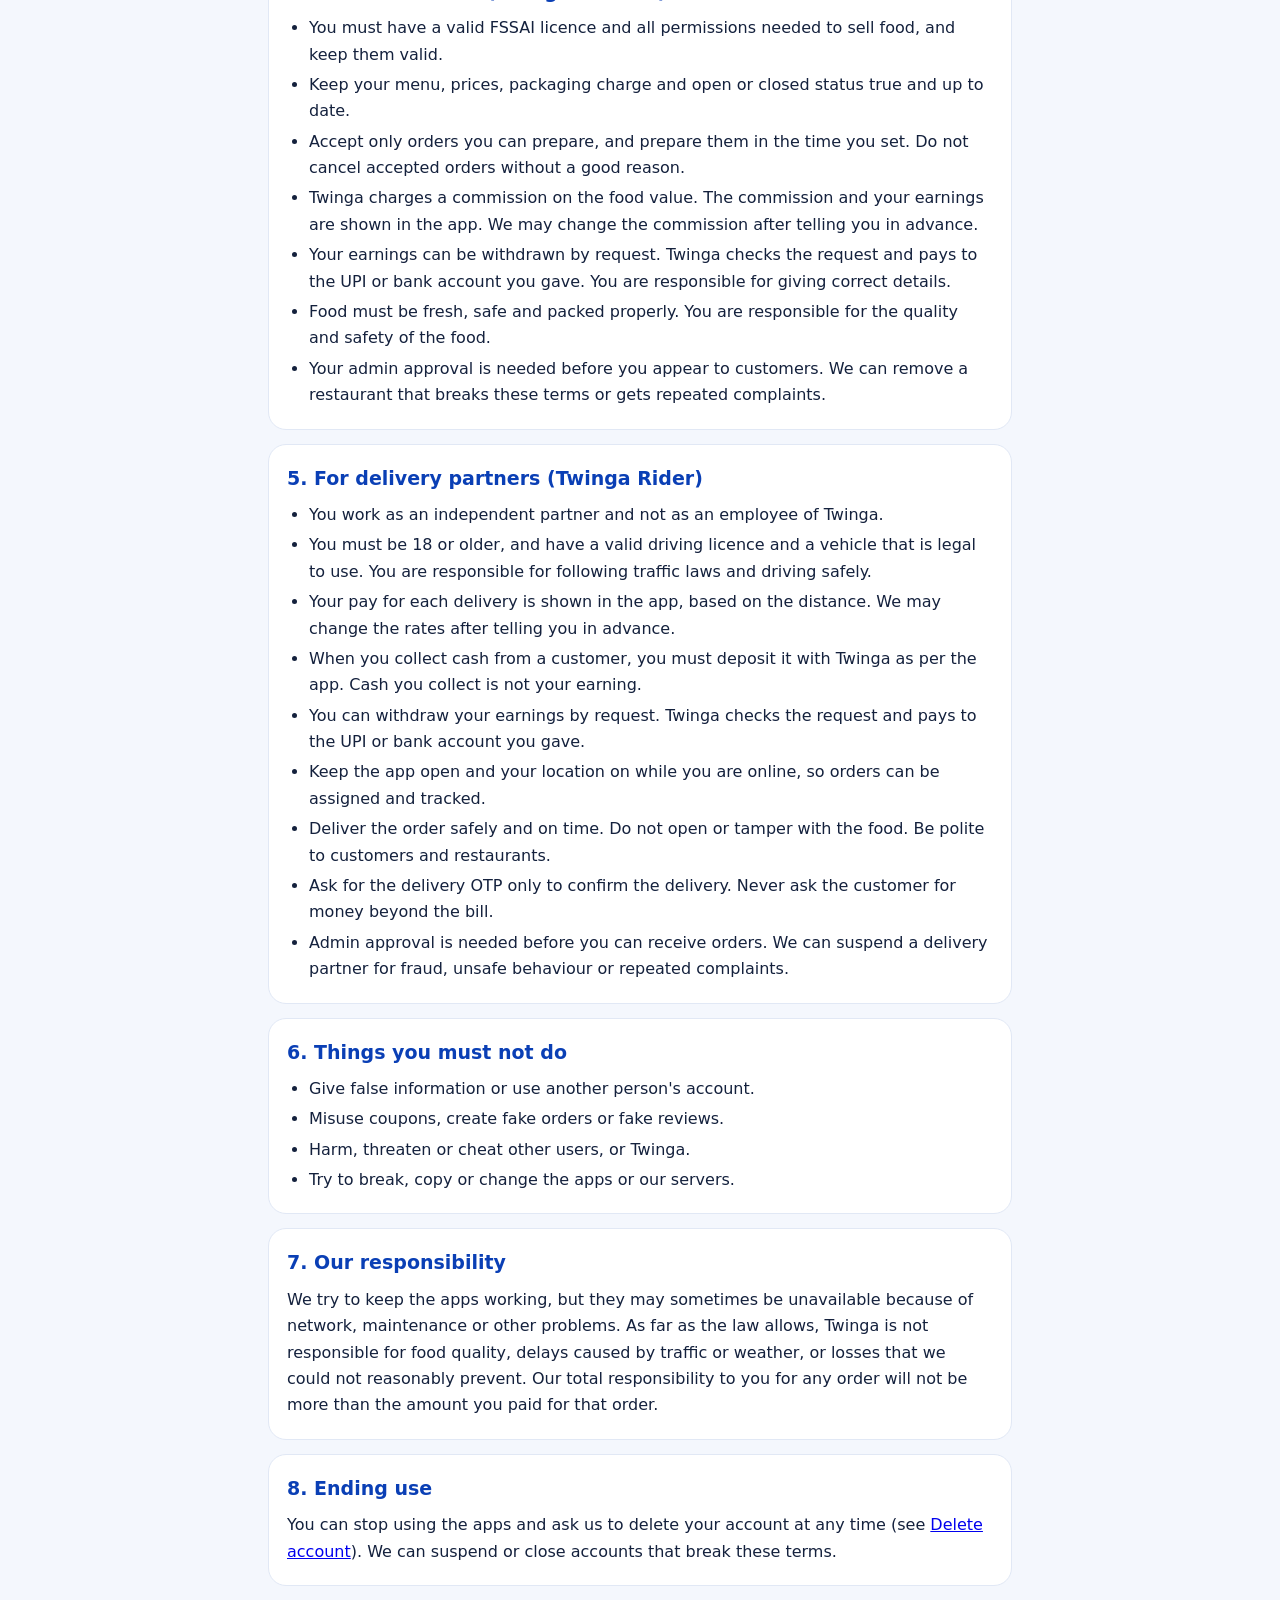
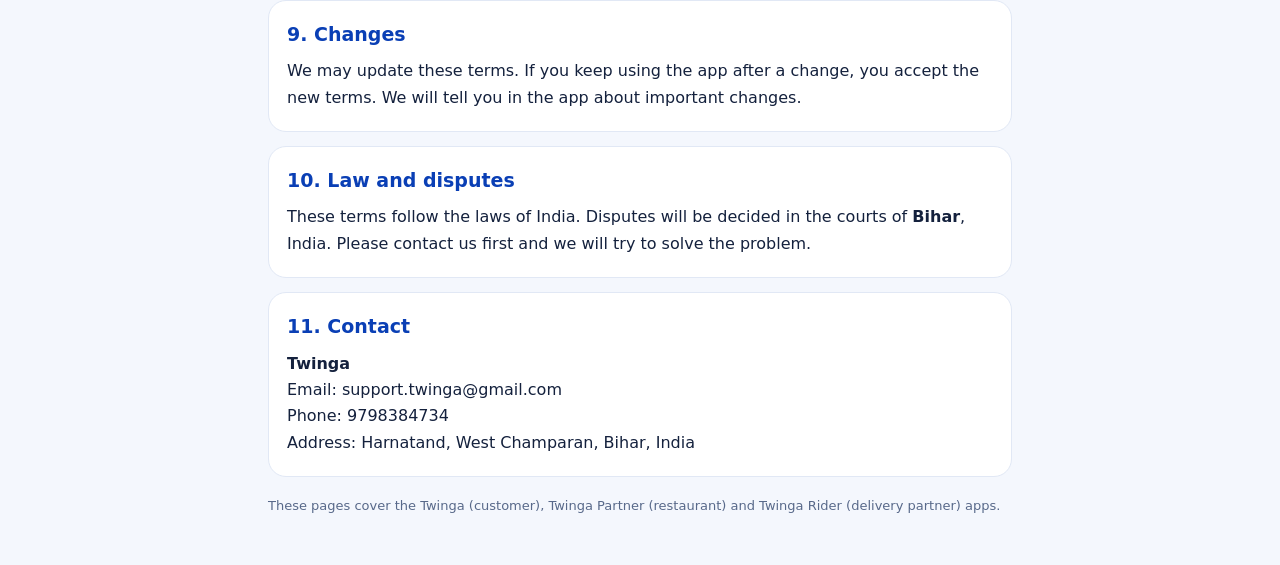
<file: admin/public/terms.html>
<!doctype html>
<html lang="en"><head><meta charset="utf-8"><meta name="viewport" content="width=device-width,initial-scale=1">
<title>Terms & Conditions | Twinga</title>
<meta name="robots" content="index,follow">
<link rel="stylesheet" href="legal.css">
</head><body>
<div id="warn"></div>
<header><div class="in"><div class="brand">TWINGA <b>&bull;</b> Good Food, Faster</div>
<h1>Terms & Conditions</h1><p>Last updated: 19 November 2026</p></div></header>
<nav><a href="privacy.html" class="">Privacy Policy</a><a href="terms.html" class="on">Terms &amp; Conditions</a><a href="delete-account.html" class="">Delete account</a></nav>
<main>

<section><h2>1. About these terms</h2>
<p>These terms are between you and <b><span data-t="business"></span></b> ("Twinga"). They apply when you use the <b>Twinga</b> (customer), <b>Twinga Partner</b> (restaurant) or <b>Twinga Rider</b> (delivery partner) app. By creating an account or using an app you agree to these terms and to our <a href="privacy.html">Privacy Policy</a>.</p>
<p>Twinga is a platform that connects customers, restaurants and delivery partners. Restaurants prepare the food. Delivery partners deliver it. Twinga does not cook the food.</p></section>

<section><h2>2. Your account</h2>
<ul><li>You must be 18 or older and give true information.</li><li>Keep your password and OTP private. You are responsible for what happens in your account.</li><li>We may suspend or close an account for fraud, misuse, false information or breaking these terms.</li></ul></section>

<section><h2>3. For customers</h2>
<h3>Orders and prices</h3>
<ul><li>The prices, packaging charge, delivery charge, platform fee and taxes are shown on the bill before you place the order. The amount on that bill is what you pay.</li><li>Currently orders are paid in cash on delivery, to the delivery partner.</li><li>Delivery is possible only to addresses inside the restaurant's delivery area.</li></ul>
<h3>Delivery OTP</h3>
<p>You will get a delivery OTP in the app. Share it with the delivery partner only when your order is in your hands.</p>
<h3>Cancellation and refunds</h3>
<ul><li>You can cancel an order before the restaurant accepts it.</li><li>After the restaurant starts preparing, we may not be able to cancel it.</li><li>If a restaurant rejects an order or Twinga cancels it, you do not have to pay.</li><li>If your order is wrong, missing items or not delivered, contact us the same day. We will look into it and decide a fair solution, which may be a refund, credit or coupon.</li></ul>
<h3>Coupons</h3>
<p>A coupon can be used once per customer, only if it is active and the order meets its conditions. We can change or stop a coupon at any time. Coupons have no cash value.</p>
<h3>Ratings and reviews</h3>
<p>Please rate honestly. We can remove reviews that are abusive, false or unrelated.</p>
<h3>Allergies and food safety</h3>
<p>Food is prepared by the restaurant. If you have an allergy, tell the restaurant directly. Twinga is not responsible for ingredients or preparation.</p></section>

<section><h2>4. For restaurants (Twinga Partner)</h2>
<ul><li>You must have a valid FSSAI licence and all permissions needed to sell food, and keep them valid.</li><li>Keep your menu, prices, packaging charge and open or closed status true and up to date.</li><li>Accept only orders you can prepare, and prepare them in the time you set. Do not cancel accepted orders without a good reason.</li><li>Twinga charges a commission on the food value. The commission and your earnings are shown in the app. We may change the commission after telling you in advance.</li><li>Your earnings can be withdrawn by request. Twinga checks the request and pays to the UPI or bank account you gave. You are responsible for giving correct details.</li><li>Food must be fresh, safe and packed properly. You are responsible for the quality and safety of the food.</li><li>Your admin approval is needed before you appear to customers. We can remove a restaurant that breaks these terms or gets repeated complaints.</li></ul></section>

<section><h2>5. For delivery partners (Twinga Rider)</h2>
<ul><li>You work as an independent partner and not as an employee of Twinga.</li><li>You must be 18 or older, and have a valid driving licence and a vehicle that is legal to use. You are responsible for following traffic laws and driving safely.</li><li>Your pay for each delivery is shown in the app, based on the distance. We may change the rates after telling you in advance.</li><li>When you collect cash from a customer, you must deposit it with Twinga as per the app. Cash you collect is not your earning.</li><li>You can withdraw your earnings by request. Twinga checks the request and pays to the UPI or bank account you gave.</li><li>Keep the app open and your location on while you are online, so orders can be assigned and tracked.</li><li>Deliver the order safely and on time. Do not open or tamper with the food. Be polite to customers and restaurants.</li><li>Ask for the delivery OTP only to confirm the delivery. Never ask the customer for money beyond the bill.</li><li>Admin approval is needed before you can receive orders. We can suspend a delivery partner for fraud, unsafe behaviour or repeated complaints.</li></ul></section>

<section><h2>6. Things you must not do</h2>
<ul><li>Give false information or use another person's account.</li><li>Misuse coupons, create fake orders or fake reviews.</li><li>Harm, threaten or cheat other users, or Twinga.</li><li>Try to break, copy or change the apps or our servers.</li></ul></section>

<section><h2>7. Our responsibility</h2>
<p>We try to keep the apps working, but they may sometimes be unavailable because of network, maintenance or other problems. As far as the law allows, Twinga is not responsible for food quality, delays caused by traffic or weather, or losses that we could not reasonably prevent. Our total responsibility to you for any order will not be more than the amount you paid for that order.</p></section>

<section><h2>8. Ending use</h2>
<p>You can stop using the apps and ask us to delete your account at any time (see <a href="delete-account.html">Delete account</a>). We can suspend or close accounts that break these terms.</p></section>

<section><h2>9. Changes</h2>
<p>We may update these terms. If you keep using the app after a change, you accept the new terms. We will tell you in the app about important changes.</p></section>

<section><h2>10. Law and disputes</h2>
<p>These terms follow the laws of India. Disputes will be decided in the courts of <b><span data-t="city"></span></b>, India. Please contact us first and we will try to solve the problem.</p></section>

<section><h2>11. Contact</h2>
<p><b><span data-t="business"></span></b><br>Email: <span data-t="email"></span><br>Phone: <span data-t="phone"></span><br>Address: <span data-t="address"></span></p></section>
</main>
<footer>These pages cover the Twinga (customer), Twinga Partner (restaurant) and Twinga Rider (delivery partner) apps.</footer>
<script src="twinga-info.js"></script>
<script>
(function(){
  var t=window.TWINGA||{};
  document.querySelectorAll("[data-t]").forEach(function(el){
    var v=(t[el.getAttribute("data-t")]||"").trim();
    el.textContent=v||"(not set)";
  });
  var need=["email","city","grievanceName"].filter(function(k){return !(t[k]||"").trim();});
  if(need.length){var w=document.getElementById("warn");w.style.display="block";w.textContent="Setup incomplete: fill "+need.join(", ")+" in twinga-info.js";}
})();
</script>
</body></html>
</file>
<file: admin/public/legal.css>
:root{--bg:#f4f7fd;--card:#ffffff;--ink:#14213d;--muted:#58698a;--line:#e1e8f5;--blue:#0a3fb5;--gold:#f5a400;--warn:#d93025}
@media (prefers-color-scheme:dark){:root{--bg:#0a1226;--card:#111c36;--ink:#e8eefc;--muted:#9db0d3;--line:#22345c;--blue:#6aa6ff;--gold:#ffc044;--warn:#ff7a70}}
*{box-sizing:border-box}
body{margin:0;background:var(--bg);color:var(--ink);font:16px/1.65 Inter,system-ui,-apple-system,"Segoe UI",Roboto,sans-serif;padding-bottom:48px}
header{background:linear-gradient(135deg,#061a66,#0a3fb5 60%,#1b6fe8);color:#fff;padding:28px 18px 30px}
header .in{max-width:780px;margin:0 auto}
.brand{font-weight:900;font-style:italic;font-size:26px;letter-spacing:-.5px}
.brand b{color:#ffb400}
header h1{margin:10px 0 4px;font-size:27px;line-height:1.2;text-wrap:balance}
header p{margin:0;opacity:.85;font-size:14px}
nav{max-width:780px;margin:14px auto 0;display:flex;flex-wrap:wrap;gap:8px;padding:0 18px}
nav a{padding:7px 14px;border-radius:20px;border:1px solid var(--line);background:var(--card);color:var(--blue);text-decoration:none;font-weight:700;font-size:14px}
nav a.on{background:var(--blue);color:#fff;border-color:var(--blue)}
main{max-width:780px;margin:16px auto 0;padding:0 18px}
section{background:var(--card);border:1px solid var(--line);border-radius:18px;padding:18px 18px 8px;margin:14px 0}
h2{font-size:19px;margin:0 0 8px;color:var(--blue)}
h3{font-size:16px;margin:14px 0 4px}
p{margin:0 0 12px}
ul{margin:0 0 12px;padding-left:22px}
li{margin:4px 0}
.muted{color:var(--muted);font-size:14px}
table{width:100%;border-collapse:collapse;margin:0 0 12px;font-size:14.5px;display:block;overflow-x:auto}
th,td{border:1px solid var(--line);padding:8px 10px;text-align:left;vertical-align:top}
th{background:rgba(10,63,181,.07)}
#warn{display:none;background:var(--warn);color:#fff;padding:10px 18px;font-weight:700;text-align:center}
footer{max-width:780px;margin:18px auto 0;padding:0 18px;color:var(--muted);font-size:13px}
.hero{max-width:780px;margin:0 auto}
.hero p.big{font-size:18px;opacity:.95;margin:8px 0 0}
.grid3{display:grid;grid-template-columns:repeat(auto-fit,minmax(200px,1fr));gap:12px;margin:0 0 12px}
.step{border:1px solid var(--line);border-radius:14px;padding:14px;background:var(--bg)}
.step b{display:block;color:var(--blue);margin-bottom:4px}
</file>
